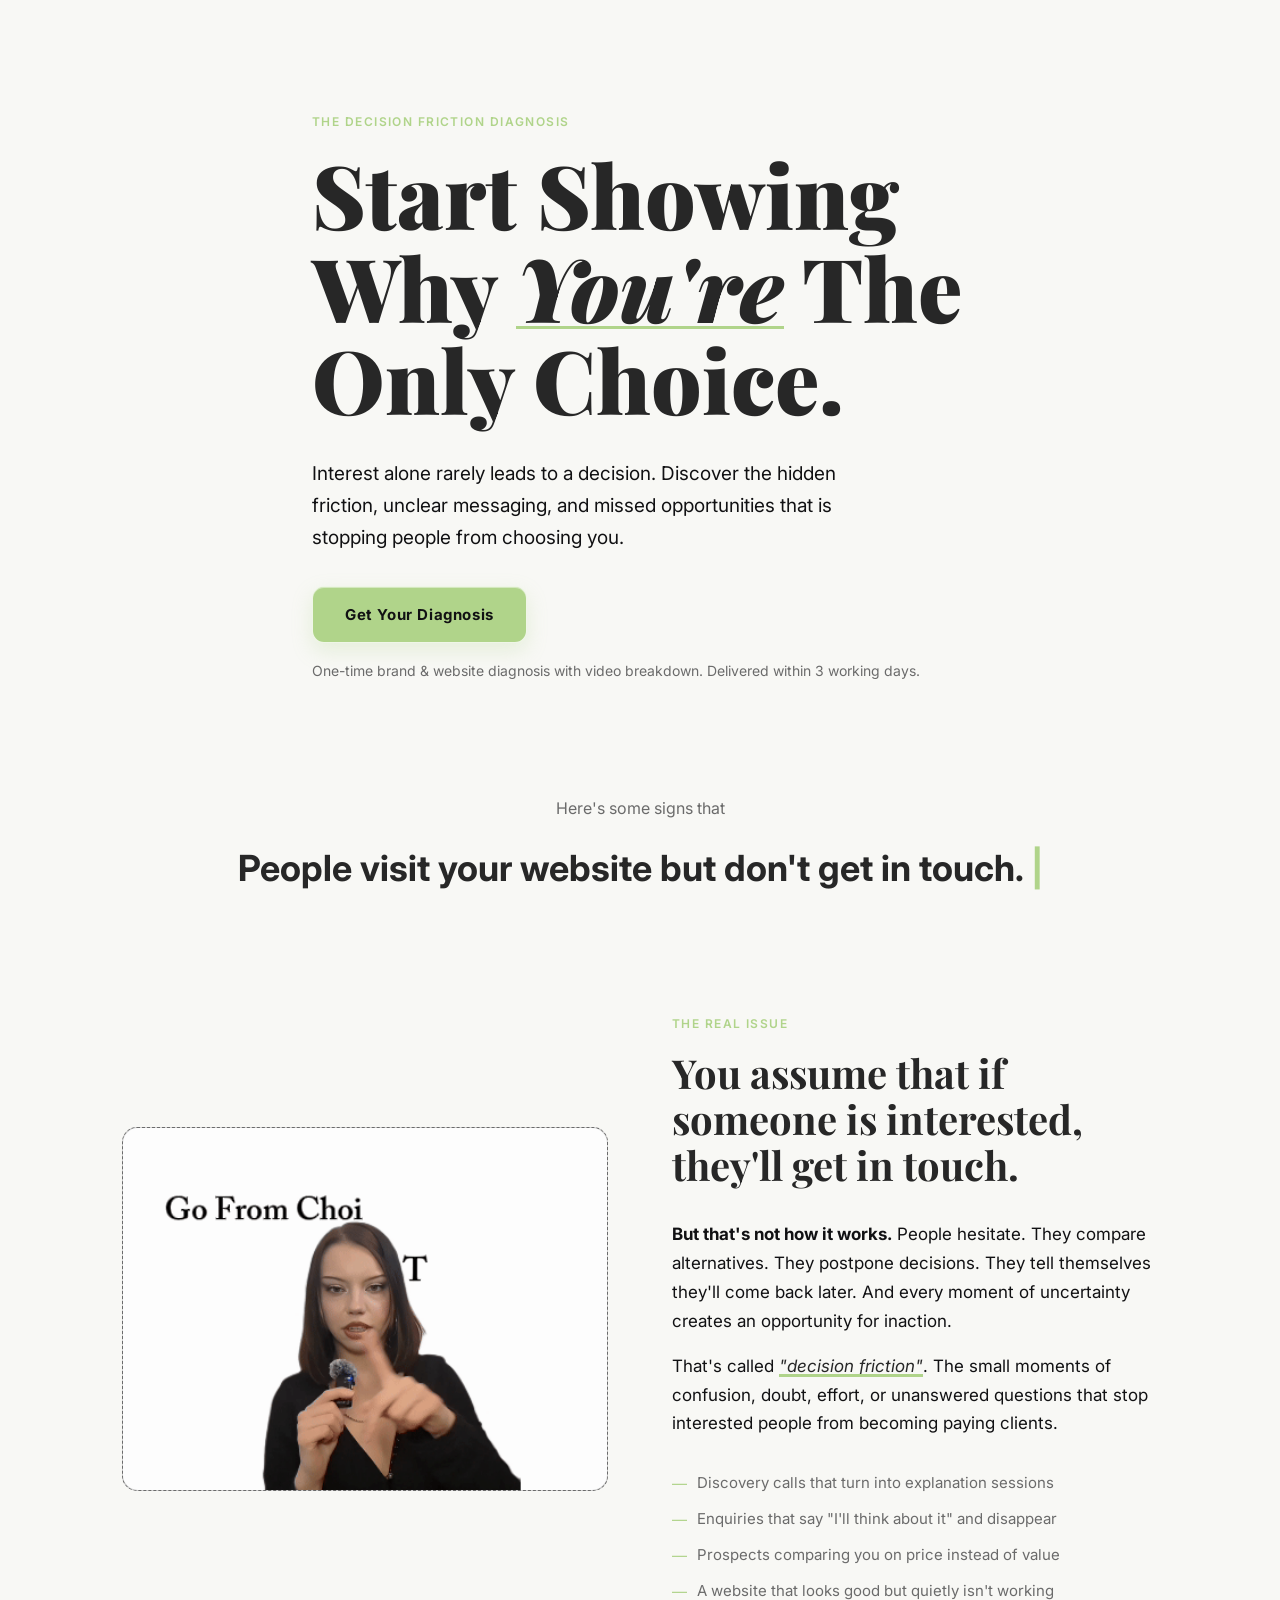
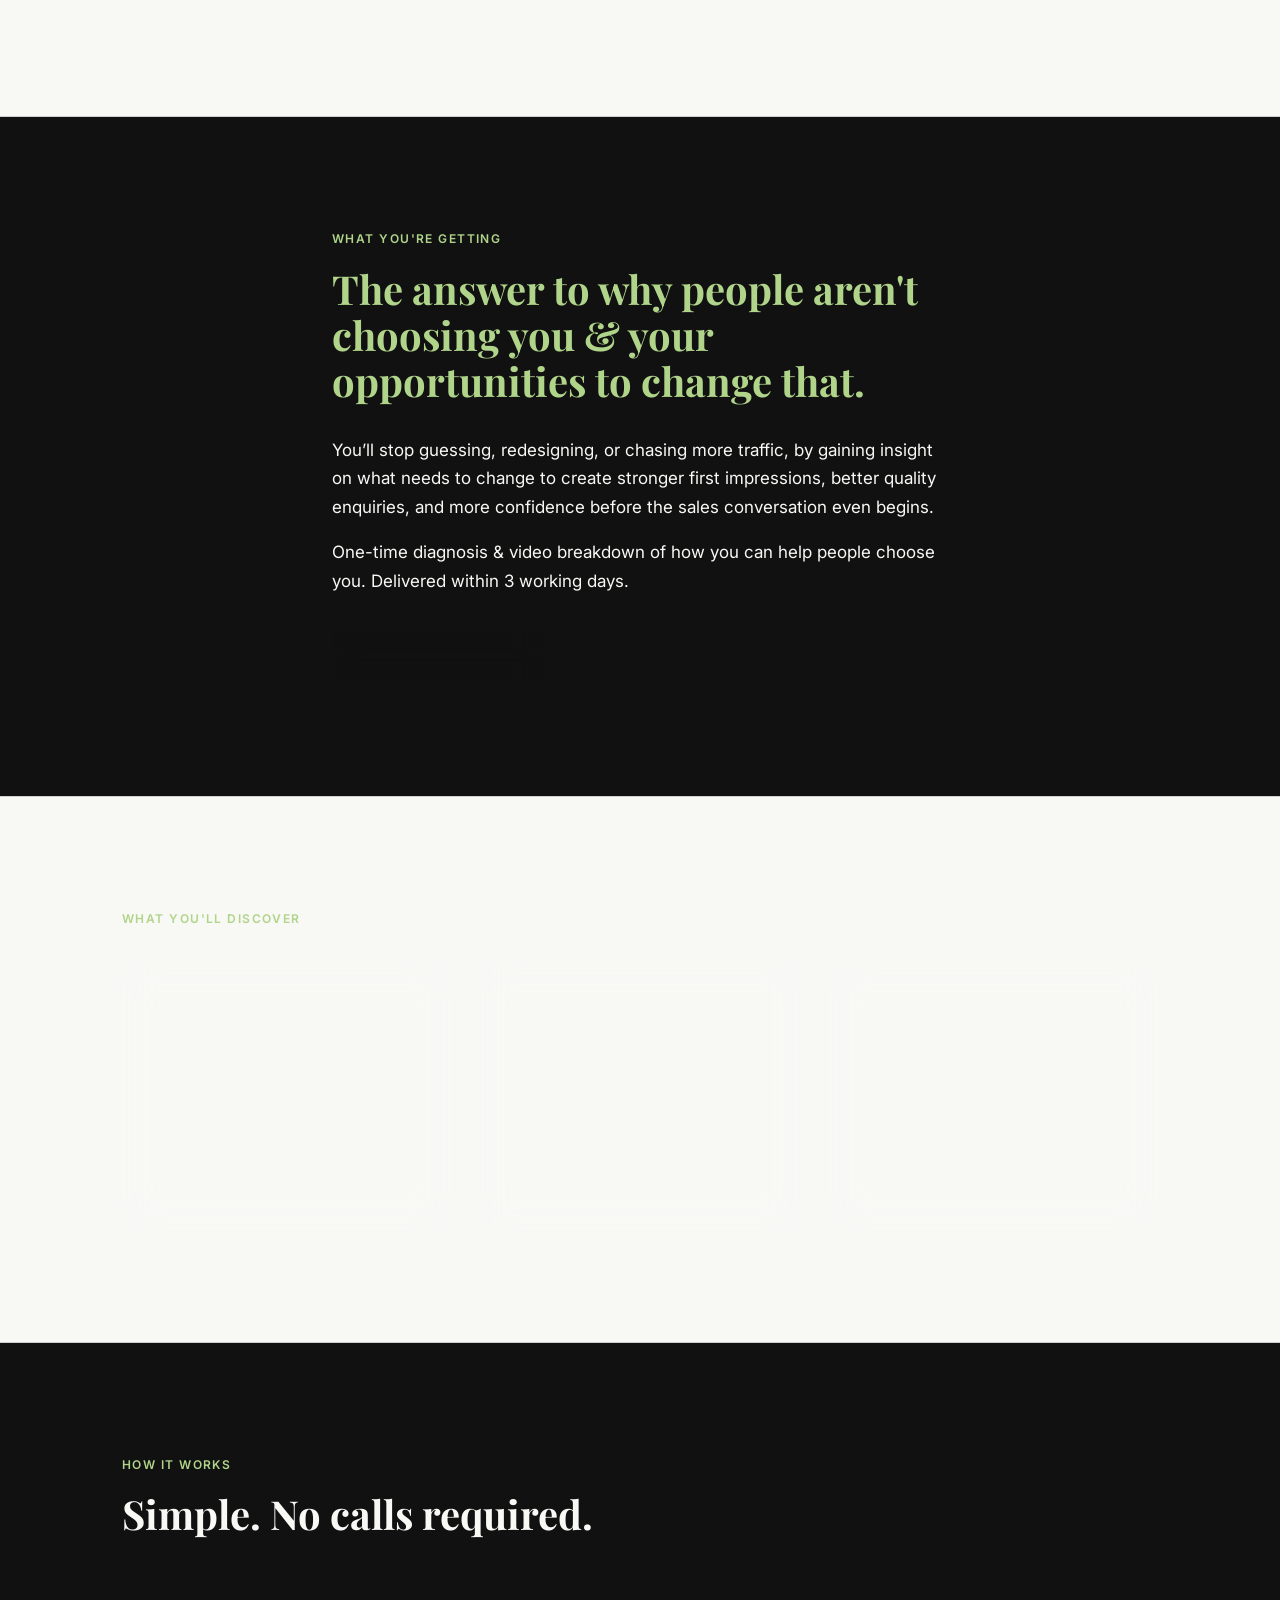
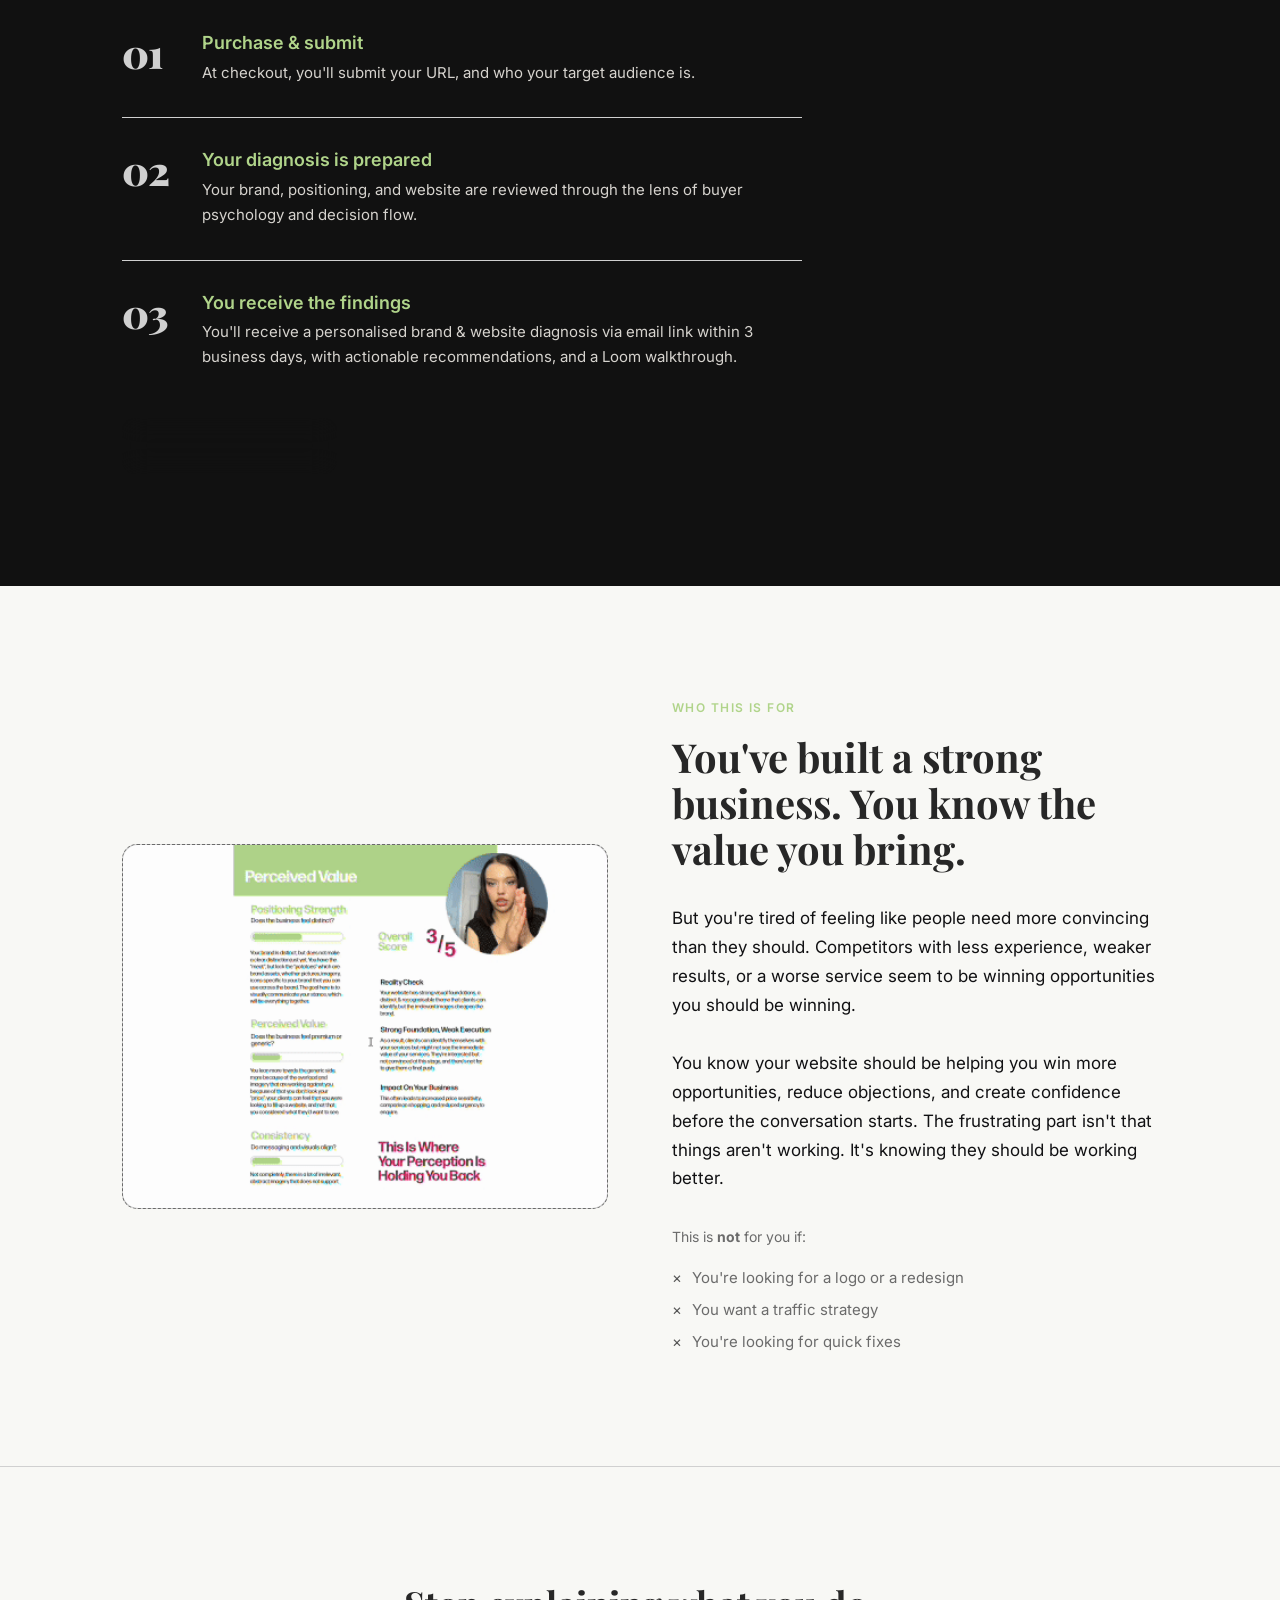
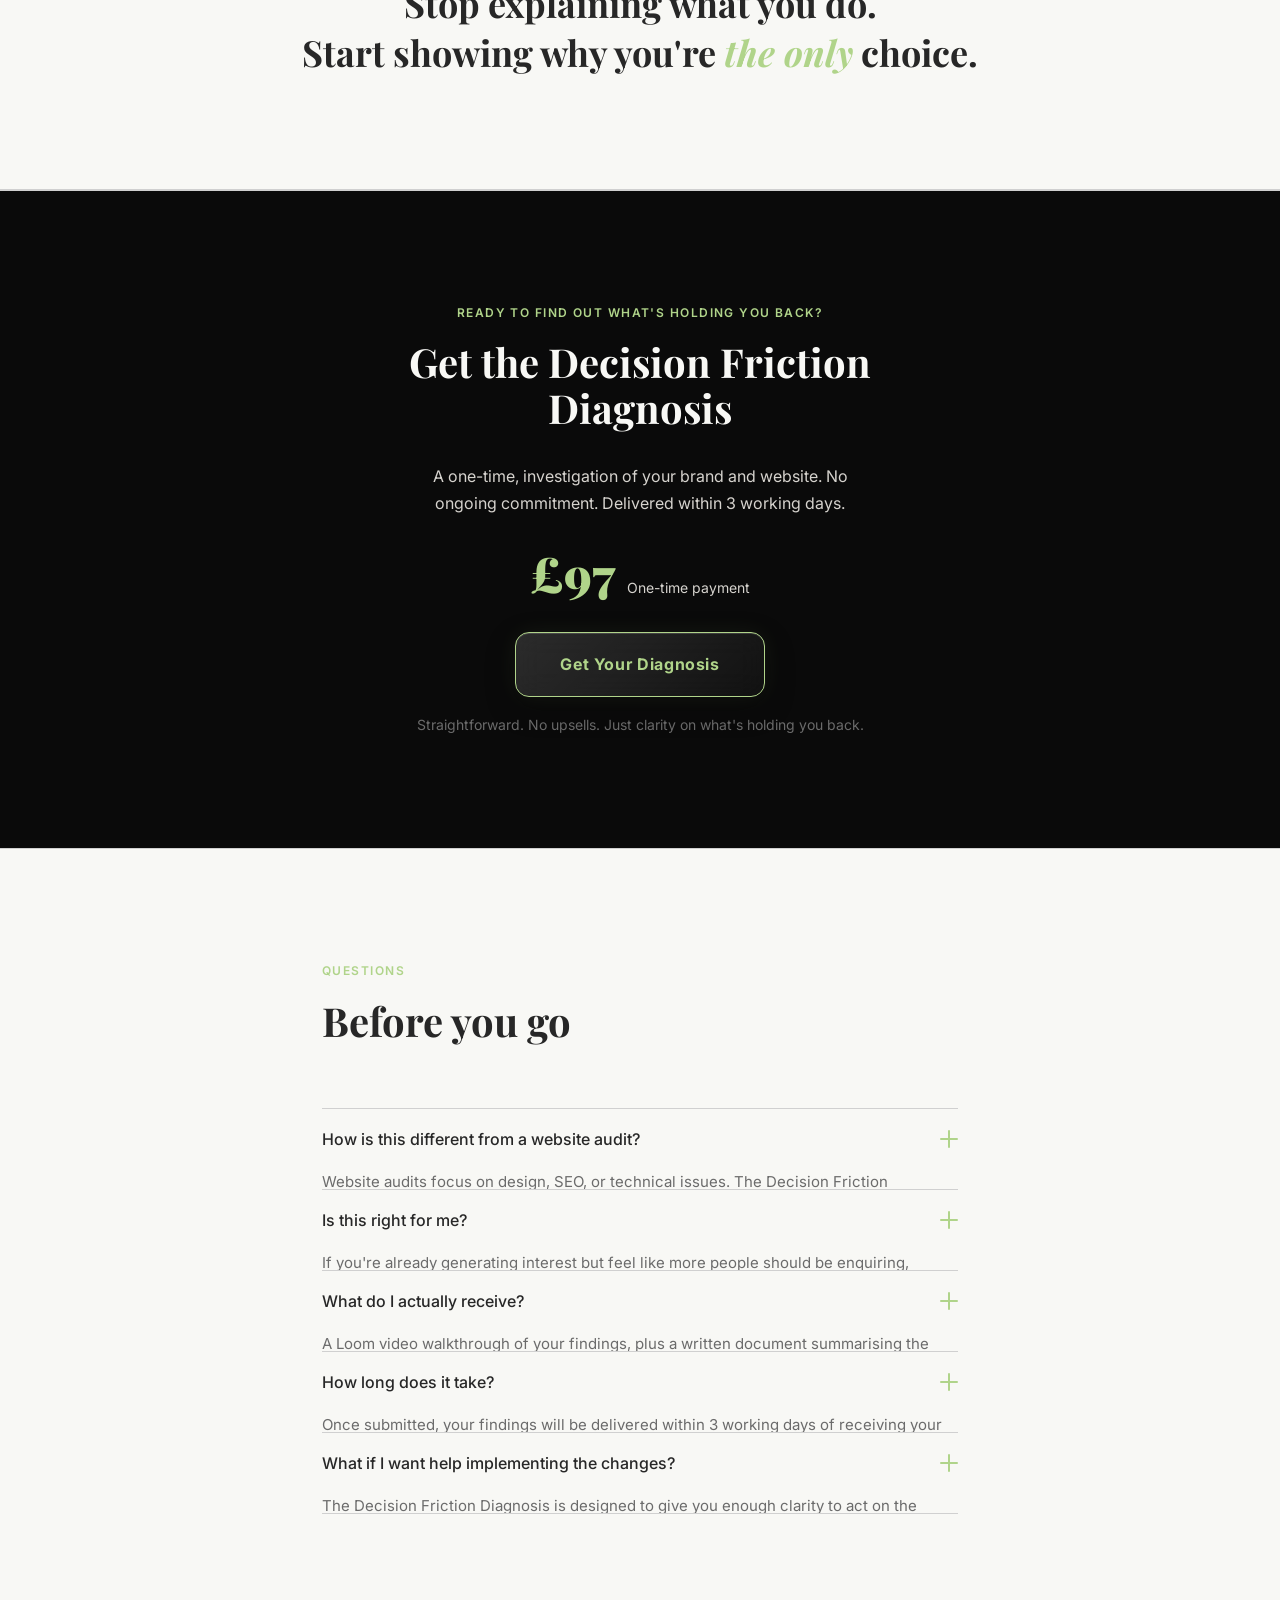
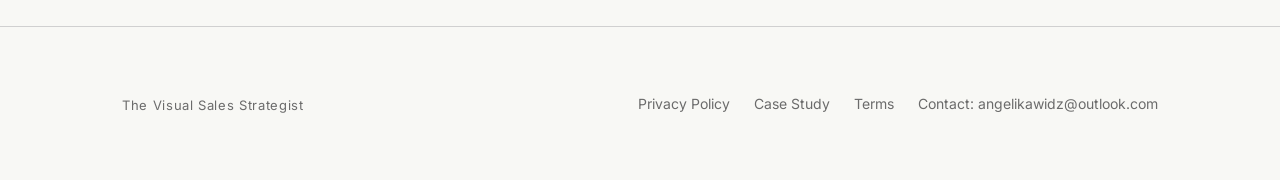
<file: index.html>
<!DOCTYPE html>
<html lang="en">
<head>
  <meta charset="UTF-8" />
  <meta name="viewport" content="width=device-width, initial-scale=1.0" />
  <title>Decision Friction Audit — Become the Easiest Choice</title>
  <link rel="icon" type="image/x-icon" href="tvss favicon-04.png">
  <meta name="description" content="A strategic audit that identifies exactly where your brand and website are creating hesitation — and what to fix first." />
  <link rel="preconnect" href="https://fonts.googleapis.com" />
  <link rel="preconnect" href="https://fonts.gstatic.com" crossorigin />
  <link href="https://fonts.googleapis.com/css2?family=Playfair+Display:wght@700;900&family=Inter:wght@400;500;600&display=swap" rel="stylesheet" />
  <link rel="stylesheet" href="style.css" />
</head>
<body>

  <!-- ─── HERO ──────────────────────────────────────────────── -->
  <section class="hero">
    <div class="container hero__inner">
      <p class="eyebrow">The Decision Friction Diagnosis</p>
      <h1 class="hero__headline">
        Start Showing Why <span class="accent">You're</span> The Only Choice.
      </h1>
      <p class="hero__sub">
        Interest alone rarely leads to a decision.
Discover the hidden friction, unclear messaging, and missed opportunities that is stopping people from choosing you.
      </p>
      <a href="https://buy.stripe.com/dRmaEXaLufKz7OXgvc9MY01" target="_blank" class="btn btn--primary" id="hero__button">Get Your Diagnosis</a>
      <p class="hero__reassurance">One-time brand & website diagnosis with video breakdown. Delivered within 3 working days.</p>
    </div>
  </section>

  

  <!-- ─── PROOF BAR ─────────────────────────────────────────── -->
       <p class="pain-bar__headline">Here's some signs that </p>
   <section class="pain-bar">
  <p class="typing-line">
  <span id="typing"></span>
  <span class="cursor">|</span>
</p>
</section>


  <!-- ─── PROBLEM ───────────────────────────────────────────── -->
  <section class="section problem">
    <div class="container grid-two">
      <div class="problem__image">
        <div class="placeholder-img">
<img src="ctod.gif" alt="Prospect hesitation"/>
        </div>
      </div>
      <div class="problem__copy">
        <p class="section-label">The real issue</p>
        <h2>You assume that if someone is interested, they'll get in touch.</h2>
        <p class="subline">
         <b>But that's not how it works.</b> People hesitate. They compare alternatives. They postpone decisions. They tell themselves they'll come back later. And every moment of uncertainty creates an opportunity for inaction.
        </p>
        <p class="subline">
          That's called <span class="accent">"decision friction"</span>. The small moments of confusion, doubt, effort, or unanswered questions that stop interested people from becoming paying clients.
        </p>
        <ul class="symptom-list">
          <li>Discovery calls that turn into explanation sessions</li>
          <li>Enquiries that say "I'll think about it" and disappear</li>
          <li>Prospects comparing you on price instead of value</li>
          <li>A website that looks good but quietly isn't working</li>
        </ul>
        
      </div>
    </div>
  </section>

  <!-- ─── SOLUTION INTRO ────────────────────────────────────── -->
  <section class="section solution">
    <div class="container solution__inner">
      <p class="section-label">What you're getting</p>
      <h2>The answer to why people aren't choosing you & your opportunities to change that.</h2>
      <p class="solution__lead">
        You’ll stop guessing, redesigning, or chasing more traffic, by gaining insight on what needs to change to create stronger first impressions, better quality enquiries, and more confidence before the sales conversation even begins.
      </p>
      <p class="solution__lead">  One-time diagnosis & video breakdown of how you can help people choose you. Delivered within 3 working days.</p>
       <a href="https://buy.stripe.com/dRmaEXaLufKz7OXgvc9MY01" target="_blank" class="btn btn--primary">Get Your Diagnosis</a>
    </div>
  </section>

  <!-- ─── WHAT'S INCLUDED ───────────────────────────────────── -->
  <section class="section deliverables">
    <div class="container">
      <p class="section-label">What You'll Discover</p>
      <div class="deliverables__grid">

        <div class="deliverable-card">
          <div class="deliverable-card__icon">
            <svg width="28" height="28" viewBox="0 0 28 28" fill="none" aria-hidden="true">
              <rect x="3" y="3" width="22" height="22" rx="2" stroke="currentColor" stroke-width="1.8"/>
              <path d="M8 14h12M8 9h8M8 19h5" stroke="currentColor" stroke-width="1.8" stroke-linecap="round"/>
            </svg>
          </div>
          <h3>See Your Business Through A Buyer's Eyes</h3>
          <p>Discover where communication, perceived value, and decision friction are making it harder for prospects to choose you.</p>
        </div>

        <div class="deliverable-card">
          <div class="deliverable-card__icon">
            <svg width="28" height="28" viewBox="0 0 28 28" fill="none" aria-hidden="true">
              <circle cx="14" cy="14" r="10" stroke="currentColor" stroke-width="1.8"/>
              <path d="M14 9v5l3 3" stroke="currentColor" stroke-width="1.8" stroke-linecap="round" stroke-linejoin="round"/>
            </svg>
          </div>
          <h3>Turn Interest Into Action</h3>
          <p>Find out what you should be doing to take your website from a passive brochure into a decision-making tool.</p>
        </div>

        <div class="deliverable-card">
          <div class="deliverable-card__icon">
            <svg width="28" height="28" viewBox="0 0 28 28" fill="none" aria-hidden="true">
              <path d="M5 20L12 10l5 6 3-4 3 8" stroke="currentColor" stroke-width="1.8" stroke-linecap="round" stroke-linejoin="round"/>
            </svg>
          </div>
          <h3>See What Your Competitors Can't</h3>
          <p>Become the business that is chosen, not just considered, by understanding what to do with the interest you generate.</p>
        </div>

 

      </div>
    </div>
  </section>

  <!-- ─── HOW IT WORKS ──────────────────────────────────────── -->
  <section class="section how-it-works">
    <div class="container">
      <p class="section-label">How it works</p>
      <h2>Simple. No calls required.</h2>
      <div class="steps">
        <div class="step">
          <span class="step__num">01</span>
          <div>
            <h3>Purchase &amp; submit</h3>
            <p>At checkout, you'll submit your URL, and who your target audience is.</p>
          </div>
        </div>
        <div class="step">
          <span class="step__num">02</span>
          <div>
            <h3>Your diagnosis is prepared</h3>
            <p>Your brand, positioning, and website are reviewed through the lens of buyer psychology and decision flow.</p>
          </div>
        </div>
        <div class="step">
          <span class="step__num">03</span>
          <div>
            <h3>You receive the findings</h3>
            <p>You'll receive a personalised brand & website diagnosis via email link within 3 business days, with actionable recommendations, and a Loom walkthrough.</p>
          </div>
        </div>
      </div>
       <a href="https://buy.stripe.com/dRmaEXaLufKz7OXgvc9MY01" target="_blank" class="btn btn--primary">Get Your Diagnosis</a>
    </div>
  </section>

  <!-- ─── FOR WHO ───────────────────────────────────────────── -->
  <section class="section for-who">
    <div class="container grid-two grid-two--reversed">
      <div class="for-who__copy">
        <p class="section-label">Who this is for</p>
        <h2>You've built a strong business. You know the value you bring.</h2>
        <p class="subline">
          But you're tired of feeling like people need more convincing than they should. Competitors with less experience, weaker results, or a worse service seem to be winning opportunities you should be winning. 
          
          <br><br>You know your website should be helping you win more opportunities, reduce objections, and create confidence before the conversation starts.

The frustrating part isn't that things aren't working.

It's knowing they should be working better.
        </p>
        <p class="for-who__not-label">This is <strong>not</strong> for you if:</p>
        <ul class="not-list">
          <li>You're looking for a logo or a redesign</li>
          <li>You want a traffic strategy</li>
          <li>You're looking for quick fixes</li>
        </ul>
      </div>
      <div class="for-who__image">
        <div class="placeholder-img">
          <img src="website vid(1).gif" alt="Prospect hesitation"/>

        </div>
      </div>
    </div>
  </section>

  <!-- ─── BELIEF BLOCK ──────────────────────────────────────── -->
  <section class="belief">
    <div class="container">
      <blockquote class="belief__quote">
        Stop explaining what you do.<br />
        Start showing why you're <em> the only </em> choice.
      </blockquote>
    </div>
  </section>

  <!-- ─── CTA ───────────────────────────────────────────────── -->
  <section class="section cta-section" id="get-audit">
    <div class="container cta-section__inner">
      <p class="section-label">Ready to find out what's holding you back?</p>
      <h2>Get the Decision Friction Diagnosis</h2>
      <p class="cta-section__detail">
        A one-time, investigation of your brand and website. No ongoing commitment. Delivered within 3 working days.
      </p>
      <div class="cta-section__price">
        <span class="price-amount">£97</span>
        <span class="price-note">One-time payment</span>
      </div>
      <a href="https://buy.stripe.com/dRmaEXaLufKz7OXgvc9MY01" target="_blank" class="btn btn--primary btn--large">Get Your Diagnosis</a>
      <p class="cta-section__reassurance">Straightforward. No upsells. Just clarity on what's holding you back.</p>
    </div>
  </section>

  <!-- ─── FAQ ───────────────────────────────────────────────── -->
  <section class="section faq">
    <div class="container faq__inner">
      <p class="section-label">Questions</p>
      <h2>Before you go</h2>
      <div class="faq__list">

        <div class="faq__item">
          <button class="faq__question" aria-expanded="false">
            How is this different from a website audit?
            <span class="faq__icon" aria-hidden="true"></span>
          </button>
          <div class="faq__answer">
            <p>Website audits focus on design, SEO, or technical issues. The Decision Friction Diagnosis focuses on why prospects hesitate, delay, or leave without taking action by uncovering where decisions become hard.</p>
          </div>
        </div>

        <div class="faq__item">
          <button class="faq__question" aria-expanded="false">
            Is this right for me?
            <span class="faq__icon" aria-hidden="true"></span>
          </button>
          <div class="faq__answer">
            <p>If you're already generating interest but feel like more people should be enquiring, converting, or choosing your business, then yes.</p>
          </div>
        </div>

        <div class="faq__item">
          <button class="faq__question" aria-expanded="false">
            What do I actually receive?
            <span class="faq__icon" aria-hidden="true"></span>
          </button>
          <div class="faq__answer">
            <p>A Loom video walkthrough of your findings, plus a written document summarising the findings along with fixes you can implement. You get both so the insights are clear and you have something to refer back to when implementing.</p>
          </div>
        </div>

        <div class="faq__item">
          <button class="faq__question" aria-expanded="false">
            How long does it take?
            <span class="faq__icon" aria-hidden="true"></span>
          </button>
          <div class="faq__answer">
            <p>Once submitted, your findings will be delivered within 3 working days of receiving your completed brief. You'll be notified as soon as it's ready.</p>
          </div>
        </div>

        <div class="faq__item">
          <button class="faq__question" aria-expanded="false">
            What if I want help implementing the changes?
            <span class="faq__icon" aria-hidden="true"></span>
          </button>
          <div class="faq__answer">
            <p>The Decision Friction Diagnosis is designed to give you enough clarity to act on the findings yourself. If after reviewing it you'd like hands-on support, that's a conversation we can have at that point.</p>
          </div>
        </div>

      </div>
    </div>
  </section>

  <!-- ─── FOOTER ────────────────────────────────────────────── -->
  <footer class="footer">
    <div class="container footer__inner">
      <!-- <p class="footer__brand">[Your Name / Brand]</p> -->
      <p class="footer__tagline">The Visual Sales Strategist</p>
      <nav class="footer__links" aria-label="Footer navigation">
        <a href="privacy policy.html">Privacy Policy</a>
        <a href="portfolio.html">Case Study</a>
        <a href="t&c.html">Terms</a>
        <a href="mailto:angelikawidz@outlook.com">Contact: angelikawidz@outlook.com</a>
      </nav>
    </div>
  </footer>

  <script src="script.js"></script>
</body>
</html>
</file>
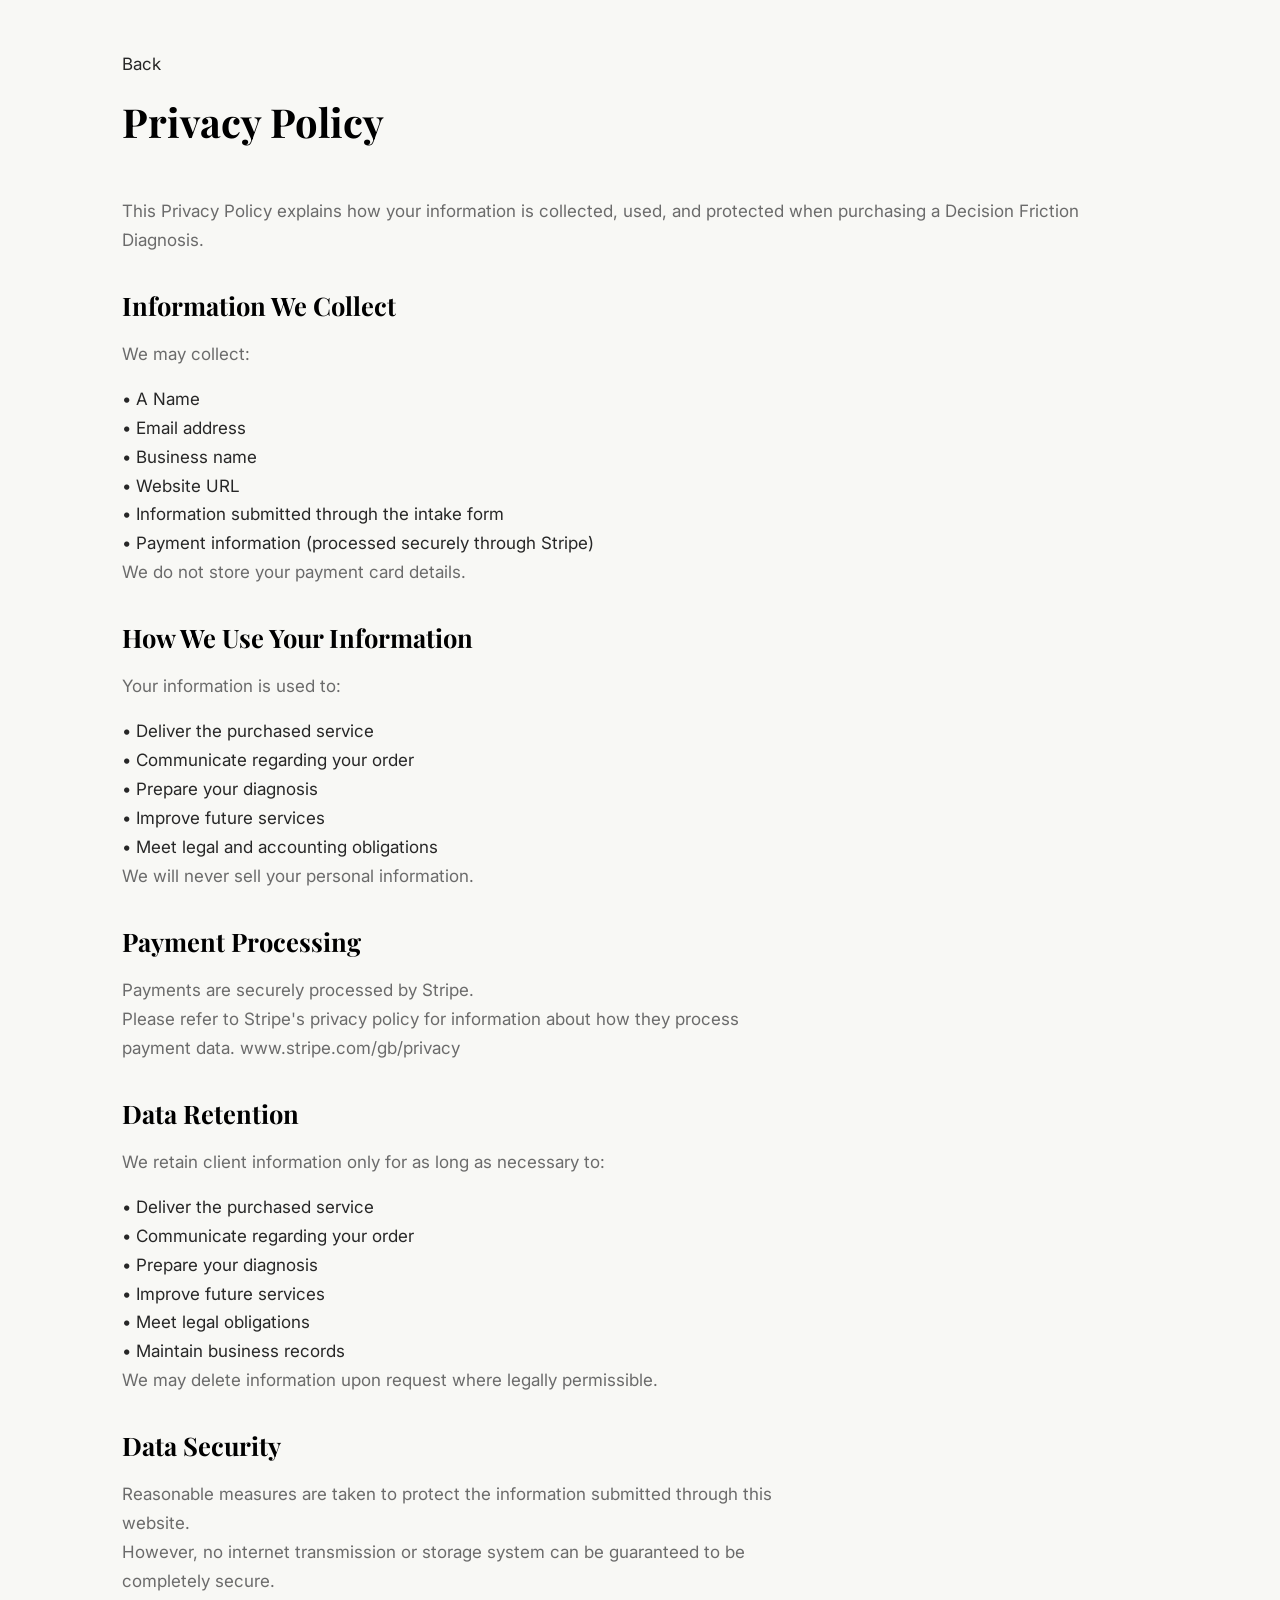
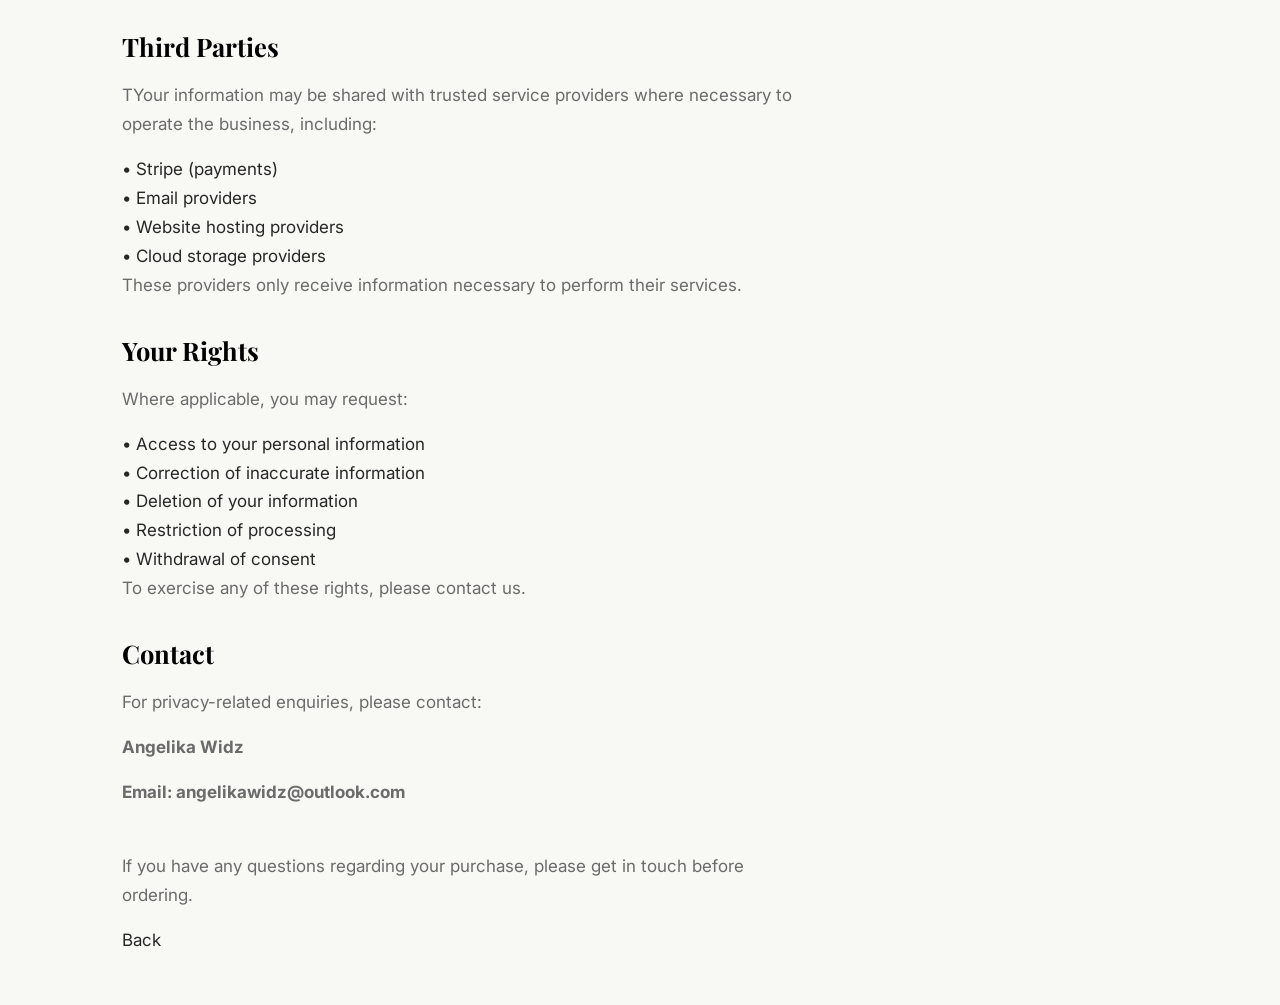
<file: privacy policy.html>
<!DOCTYPE html>
<html lang="en">
<head>
  <meta charset="UTF-8" />
  <meta name="viewport" content="width=device-width, initial-scale=1.0" />
  <title>Privacy Policy</title>
  <meta name="description" content="A strategic audit that identifies exactly where your brand and website are creating hesitation — and what to fix first." />
  <link rel="preconnect" href="https://fonts.googleapis.com" />
  <link rel="preconnect" href="https://fonts.gstatic.com" crossorigin />
  <link href="https://fonts.googleapis.com/css2?family=Playfair+Display:wght@700;900&family=Inter:wght@400;500;600&display=swap" rel="stylesheet" />
  <link rel="stylesheet" href="style.css" />
</head> 
<body style="margin: 50px;">
  <header class="header">
    <div class="container header__container">
      <a href="/" class="header__logo">Back</a>
      <nav class="header__nav">
        <ul class="header__nav-list">
        </ul>
      </nav>
    </div>
  </header>

  <main>
    <section class="terms">
      <div class="container">
        <h2 style="padding: 20px 0px; color: black;">Privacy Policy</h2>
        <p>
          This Privacy Policy explains how your information is collected, used, and protected when purchasing a Decision Friction Diagnosis.
        </p>
<ul class="solution__inner">
  
  <h1 style="padding: 20px 0px; color: black;">Information We Collect</h1>
<p>We may collect:</p>
<ul>
  <li>• A Name </li>
  <li>• Email address</li>
  <li>• Business name</li>
    <li>• Website URL</li>
  <li>• Information submitted through the intake form</li>
  <li>• Payment information (processed securely through Stripe)</li>
</ul>
<p>We do not store your payment card details.</p>
  
<h1 style="padding: 20px 0px; color: black;">How We Use Your Information</h1>
<p>Your information is used to:</p>
<ul>
  <li>• Deliver the purchased service</li>
  <li>• Communicate regarding your order</li>
  <li>• Prepare your diagnosis</li>
  <li>• Improve future services</li>
  <li>• Meet legal and accounting obligations</li>
</ul>
<p>We will never sell your personal information.</p>


  <h1 style="padding: 20px 0px; color: black;">Payment Processing</h1>
  <p>Payments are securely processed by Stripe.
<br>
Please refer to Stripe's privacy policy for information about how they process payment data. <a href="https://stripe.com/gb/privacy" target="_blank">www.stripe.com/gb/privacy</a></p>

    <h1 style="padding: 20px 0px; color: black;">Data Retention</h1>
  <p>We retain client information only for as long as necessary to:</p>
  <ul>
    <li>• Deliver the purchased service</li>
    <li>• Communicate regarding your order</li>
    <li>• Prepare your diagnosis</li>
    <li>• Improve future services</li>
    <li>• Meet legal obligations</li>
    <li>• Maintain business records</li>
  </ul>
  <p>We may delete information upon request where legally permissible.</p>

    <h1 style="padding: 20px 0px; color: black;">Data Security</h1>
  <p>Reasonable measures are taken to protect the information submitted through this website.
<br>
However, no internet transmission or storage system can be guaranteed to be completely secure.</p>

    <h1 style="padding: 20px 0px; color: black;">Third Parties</h1>
  <p>TYour information may be shared with trusted service providers where necessary to operate the business, including:</p>
  <ul>
    <li>• Stripe (payments)</li>
    <li>• Email providers</li>
    <li>• Website hosting providers</li>
    <li>• Cloud storage providers</li>
  </ul>
  <p>These providers only receive information necessary to perform their services.</p>

    <h1 style="padding: 20px 0px; color: black;">Your Rights</h1>
  <p>Where applicable, you may request:</p>
  <ul>
    <li>• Access to your personal information</li>
    <li>• Correction of inaccurate information</li>
    <li>• Deletion of your information</li>
    <li>• Restriction of processing</li>
    <li>• Withdrawal of consent</li>
  </ul>
  <p>To exercise any of these rights, please contact us.</p>


<h1 style="padding: 20px 0px; color: black;">Contact</h1>
  <p>For privacy-related enquiries, please contact:</p>
  <p style="font-weight: bold;">Angelika Widz</p>
  <p style="font-weight: bold;"><a href="mailto:angelikawidz@outlook.com">Email: angelikawidz@outlook.com</a></p>

<br>  <p>If you have any questions regarding your purchase, please get in touch before ordering.</p>
        <a href="/" class="header__logo">Back</a>
</body>
</file>
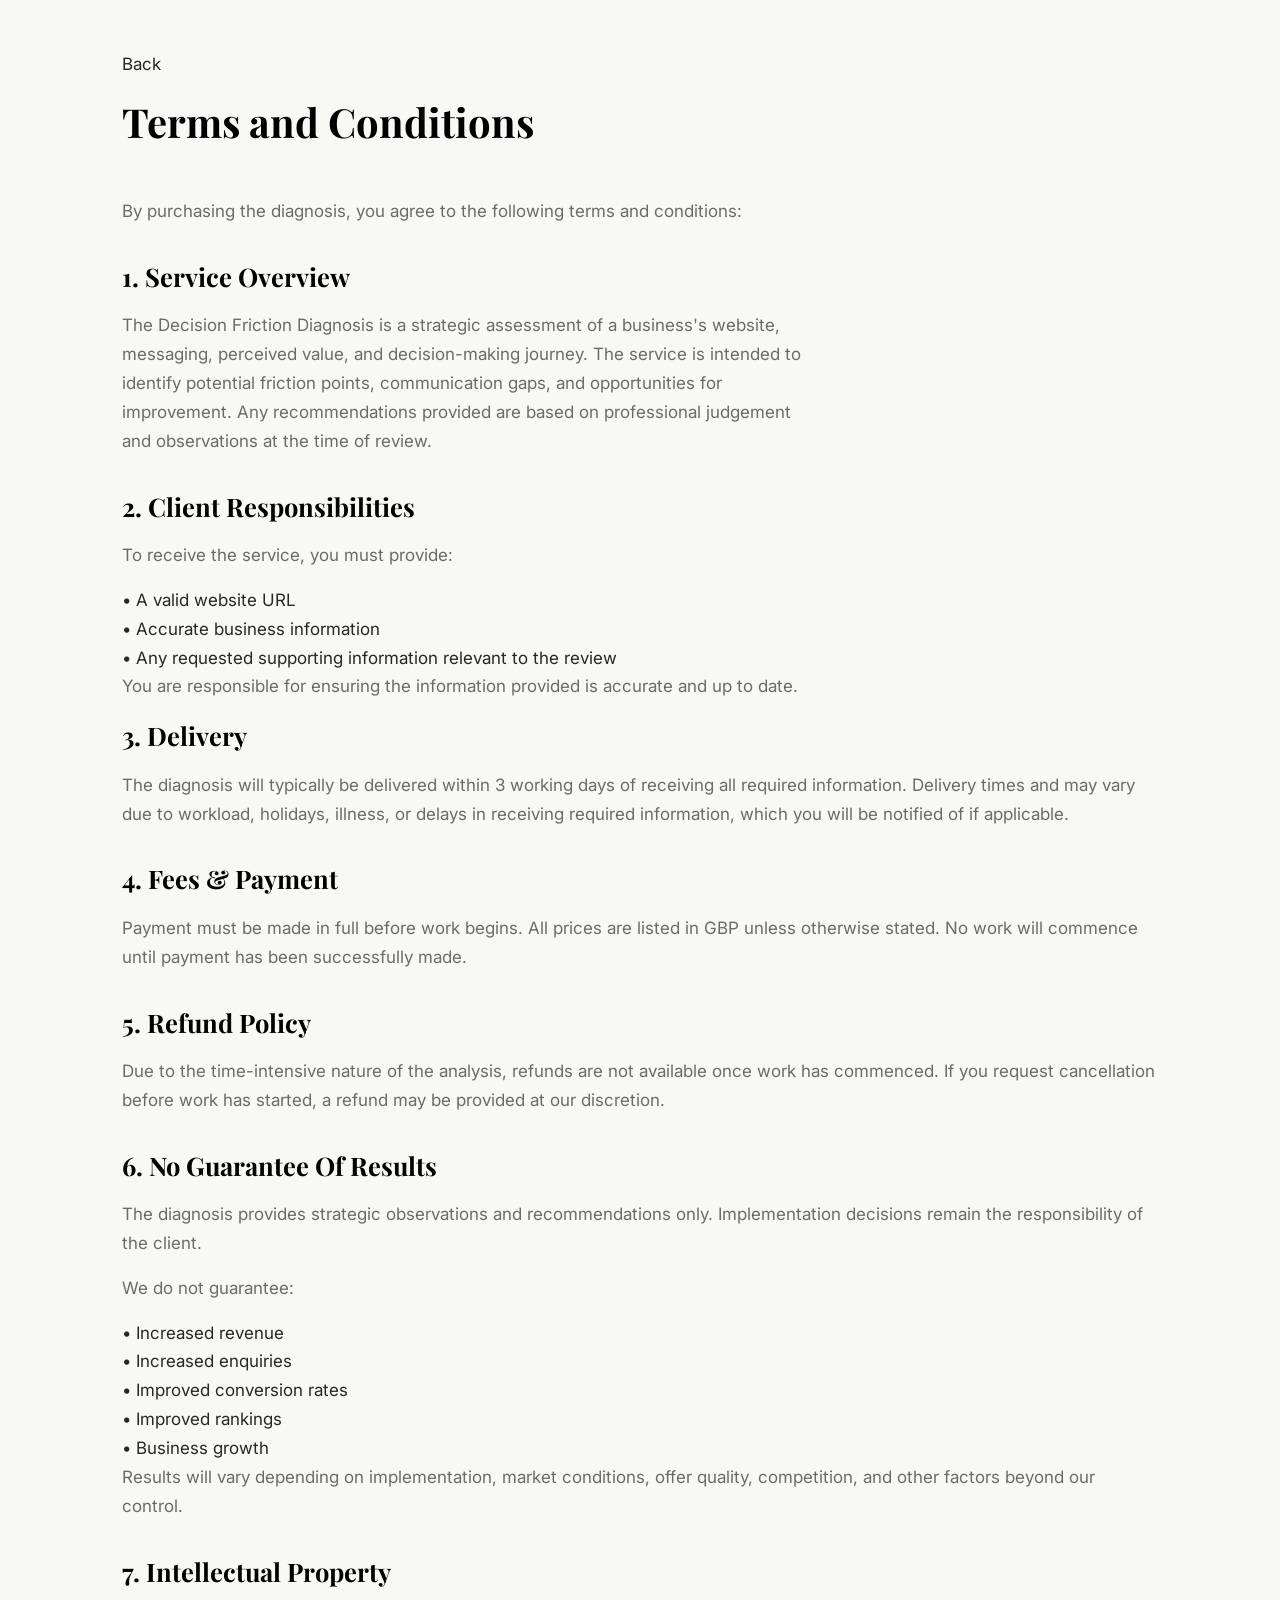
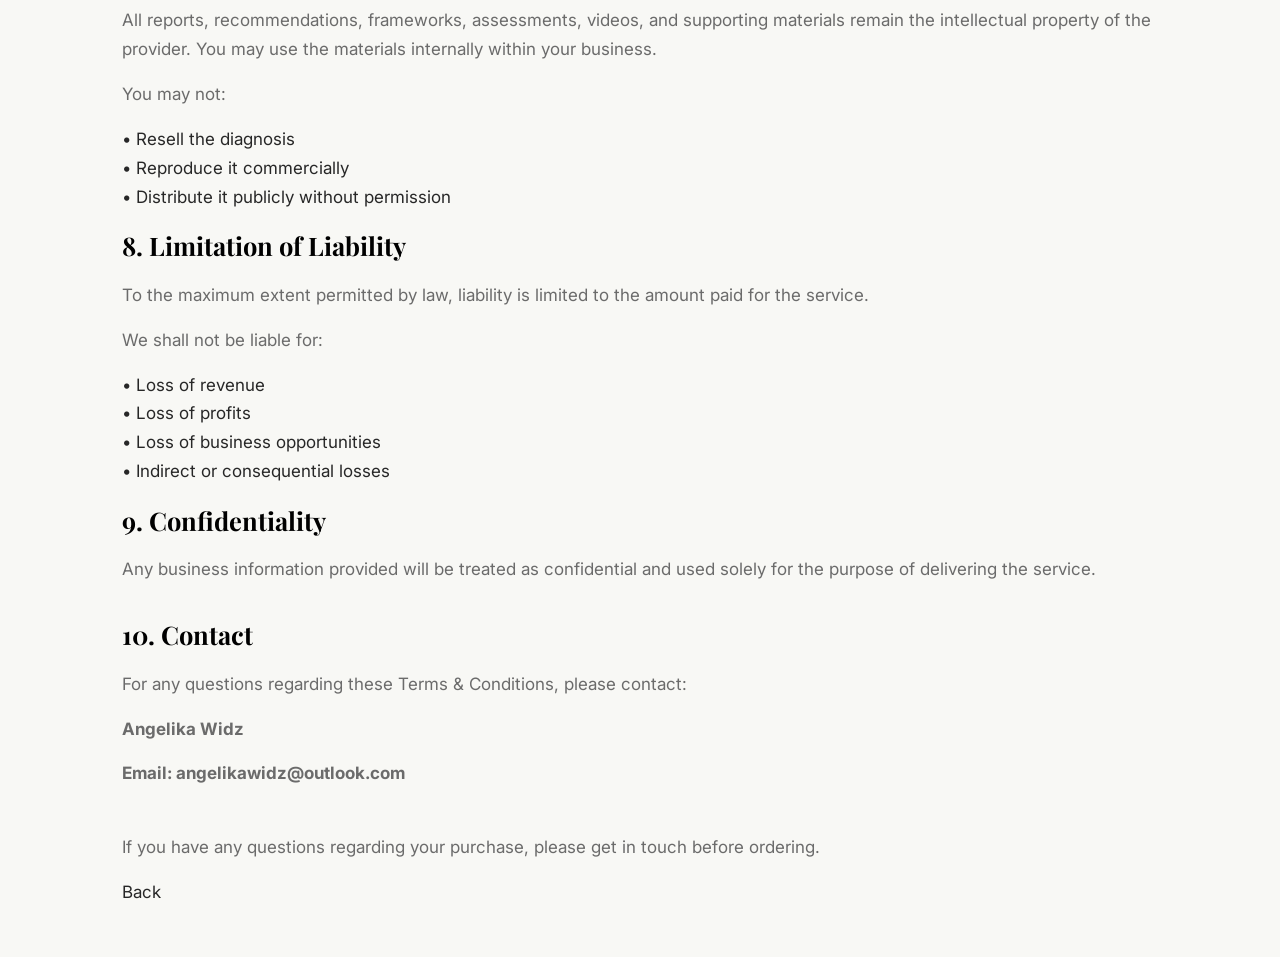
<file: t&c.html>
<!DOCTYPE html>
<html lang="en">
<head>
  <meta charset="UTF-8" />
  <meta name="viewport" content="width=device-width, initial-scale=1.0" />
  <title>Terms and Conditions</title>
  <meta name="description" content="A strategic audit that identifies exactly where your brand and website are creating hesitation — and what to fix first." />
  <link rel="preconnect" href="https://fonts.googleapis.com" />
  <link rel="preconnect" href="https://fonts.gstatic.com" crossorigin />
  <link href="https://fonts.googleapis.com/css2?family=Playfair+Display:wght@700;900&family=Inter:wght@400;500;600&display=swap" rel="stylesheet" />
  <link rel="stylesheet" href="style.css" />
</head> 
<body style="margin: 50px;">
  <header class="header">
    <div class="container header__container">
      <a href="/" class="header__logo">Back</a>
      <nav class="header__nav">
        <ul class="header__nav-list">
        </ul>
      </nav>
    </div>
  </header>

  <main>
    <section class="terms">
      <div class="container">
        <h2 style="padding: 20px 0px; color: black;">Terms and Conditions</h2>
        <p>
          By purchasing the diagnosis, you agree to the following terms and conditions:
        </p>
<ul class="solution__inner">
  
  <h1 style="padding: 20px 0px; color: black;">1. Service Overview</h1>
<p>The Decision Friction Diagnosis is a strategic assessment of a business's website, messaging, perceived value, and decision-making journey. The service is intended to identify potential friction points, communication gaps, and opportunities for improvement. Any recommendations provided are based on professional judgement and observations at the time of review.</p>
  
<h1 style="padding: 20px 0px; color: black;">2. Client Responsibilities</h1>
<p>To receive the service, you must provide:</p>
<ul>
  <li>• A valid website URL</li>
  <li>• Accurate business information</li>
  <li>• Any requested supporting information relevant to the review</li>
</ul>
<p>You are responsible for ensuring the information provided is accurate and up to date.</p>
  </ul>

  <h1 style="padding: 20px 0px; color: black;">3. Delivery</h1>
  <p>The diagnosis will typically be delivered within 3 working days of receiving all required information. Delivery times and may vary due to workload, holidays, illness, or delays in receiving required information, which you will be notified of if applicable.</p>

    <h1 style="padding: 20px 0px; color: black;">4. Fees & Payment</h1>
  <p>Payment must be made in full before work begins. All prices are listed in GBP unless otherwise stated. No work will commence until payment has been successfully made.</p>

    <h1 style="padding: 20px 0px; color: black;">5. Refund Policy</h1>
  <p>Due to the time-intensive nature of the analysis, refunds are not available once work has commenced. If you request cancellation before work has started, a refund may be provided at our discretion.</p>

    <h1 style="padding: 20px 0px; color: black;">6. No Guarantee Of Results</h1>
  <p>The diagnosis provides strategic observations and recommendations only. Implementation decisions remain the responsibility of the client.</p>
  <p>We do not guarantee:</p>
  <ul>
    <li>• Increased revenue</li>
    <li>• Increased enquiries</li>
    <li>• Improved conversion rates</li>
    <li>• Improved rankings</li>
    <li>• Business growth</li>
  </ul>
  <p>Results will vary depending on implementation, market conditions, offer quality, competition, and other factors beyond our control.</p>

    <h1 style="padding: 20px 0px; color: black;">7. Intellectual Property</h1>
  <p>All reports, recommendations, frameworks, assessments, videos, and supporting materials remain the intellectual property of the provider.

You may use the materials internally within your business.</p>
  <p>You may not:</p>
  <ul>
    <li>• Resell the diagnosis</li>
    <li>• Reproduce it commercially</li>
    <li>• Distribute it publicly without permission</li>
  </ul>

   <h1 style="padding: 20px 0px; color: black;">8. Limitation of Liability</h1>
  <p>To the maximum extent permitted by law, liability is limited to the amount paid for the service.</p>
  <p>We shall not be liable for:</p>
  <ul>
    <li>• Loss of revenue</li>
    <li>• Loss of profits</li>
    <li>• Loss of business opportunities</li>
    <li>• Indirect or consequential losses</li>
  </ul>

<h1 style="padding: 20px 0px; color: black;">9. Confidentiality</h1>
  <p>Any business information provided will be treated as confidential and used solely for the purpose of delivering the service.</p>

<h1 style="padding: 20px 0px; color: black;">10. Contact</h1>
  <p>For any questions regarding these Terms & Conditions, please contact:</p>
  <p style="font-weight: bold;">Angelika Widz</p>
  <p style="font-weight: bold;"><a href="mailto:angelikawidz@outlook.com">Email: angelikawidz@outlook.com</a></p>

<br>  <p>If you have any questions regarding your purchase, please get in touch before ordering.</p>
        <a href="/" class="header__logo">Back</a>
</body>
</file>
<file: style.css>
/* ─────────────────────────────────────────────────
   TOKENS
───────────────────────────────────────────────── */
:root {
  --white:        #F8F8F5;
  --dark-grey:   #272727;
  --green:        #b0d48a;
  --green-muted: #8fc96d;
  --grey-mid:    #6B6B6B;
  --grey-light:  #D6D3CE;
  --grey-rule:   #d0d0d0;
  --ink:         #111113;

  --font-display: 'Playfair Display', Georgia, serif;
  --font-body:    'Inter', system-ui, sans-serif;

  --space-xs:  0.5rem;
  --space-sm:  1rem;
  --space-md:  2rem;
  --space-lg:  4rem;
  --space-xl:  7rem;

  --radius:    15px;
  --max-width: 1100px;
}

/* ─────────────────────────────────────────────────
   RESET & BASE
───────────────────────────────────────────────── */
*, *::before, *::after {
  box-sizing: border-box;
  margin: 0;
  padding: 0;
}

html {
  scroll-behavior: smooth;
}

body {
  background-color: var(--white);
  color: var(--dark-grey);
  font-family: var(--font-body);
  font-size: 1.0625rem;
  line-height: 1.7;
  -webkit-font-smoothing: antialiased;
}

img {
  display: block;
  max-width: 100%;
}

a {
  color: inherit;
  text-decoration: none;
}

ul {
  list-style: none;
}

/* ─────────────────────────────────────────────────
   LAYOUT
───────────────────────────────────────────────── */
.container {
  max-width: var(--max-width);
  margin-inline: auto;
  padding-inline: var(--space-md);
}

.section {
  padding-block: var(--space-xl);
}

.grid-two {
  display: grid;
  grid-template-columns: 1fr 1fr;
  gap: var(--space-lg);
  align-items: center;
}

.grid-two--reversed {
  direction: rtl;
}
.grid-two--reversed > * {
  direction: ltr;
}

/* ─────────────────────────────────────────────────
   TYPOGRAPHY
───────────────────────────────────────────────── */
h1, h2, h3 {
  font-family: var(--font-display);
  font-weight: 700;
  line-height: 1.15;
}

h2 {
  font-size: clamp(1.75rem, 3.5vw, 2.5rem);
  margin-bottom: var(--space-md);
  color: var(--white);
}

h3 {
  font-size: 1.125rem;
  margin-bottom: 0.5rem;
  
}

p {
  color: var(--grey-mid);
  margin-bottom: var(--space-sm);
}

p:last-child {
  margin-bottom: 0;
}

.eyebrow,
.section-label {
  font-family: var(--font-body);
  font-size: 0.75rem;
  font-weight: 600;
  letter-spacing: 0.12em;
  text-transform: uppercase;
  color: var(--green);
  margin-bottom: var(--space-sm);
}

.accent {
  position: relative;
  display: inline-block;
  font-style: italic;
  color: var(--dark-grey);
}

.accent::after {
  content: '';
  position: absolute;
  bottom: 4px;
  left: 0;
  right: 0;
  height: 3px;
  background: var(--green);
}

/* ─────────────────────────────────────────────────
   BUTTONS
───────────────────────────────────────────────── */
.btn {
  display: inline-flex;
  align-items: center;
  justify-content: center;
  font-family: var(--font-body);
  font-size: 0.9375rem;
  font-weight: 700;
  letter-spacing: 0.04em;
  border-radius: 14px;
  cursor: pointer;
  transition:
    transform .2s ease,
    background .2s ease,
    box-shadow .2s ease,
    border-color .2s ease;
  text-align: center;
  margin-top: var(--space-sm);

}

.btn--primary {
  position: relative;
  overflow: hidden;
  padding: 0.9rem 2rem;
  color: var(--green);
  background:
    linear-gradient(
      135deg,
      rgba(255,255,255,0.14),
      rgba(255,255,255,0.03)
    );
  backdrop-filter: blur(14px);
  -webkit-backdrop-filter: blur(14px);
  border: 1px solid rgba(176,212,138,0.35);
  box-shadow:
    inset 0 1px 0 rgba(255,255,255,0.15),
    0 10px 30px rgba(0,0,0,0.25),
    0 0 25px rgba(176,212,138,0.08);
      border: 1px solid var(--green);
      
}

.btn--primary:hover {
  transform: translateY(-2px);
  background:
    linear-gradient(
      135deg,
      rgba(176,212,138,0.25),
      rgba(176,212,138,0.08)
    );
  border-color: rgba(176,212,138,0.7);
  box-shadow:
    inset 0 1px 0 rgba(255,255,255,0.25),
    0 15px 40px rgba(0,0,0,0.3),
    0 0 35px rgba(176,212,138,0.25);
}

.btn--primary::before {
  content: "";
  position: absolute;
  inset: 0;
  background: linear-gradient(
    110deg,
    transparent 30%,
    rgba(255,255,255,.18),
    transparent 70%
  );
  transform: translateX(-120%);
  animation: buttonShine 5s ease-in-out infinite;
}

@keyframes buttonShine {
  0%, 55% {
    transform: translateX(-120%);
  }

  70% {
    transform: translateX(120%);
  }

  100% {
    transform: translateX(120%);
  }
}

.btn--primary:hover::before {
  transform: translateX(120%);
}

.btn--large {
  padding: 1.1rem 2.75rem;
  font-size: 1rem;
  margin-top: 0;
}

#hero__button {
  position: relative;
  overflow: hidden;
  color: var(--ink);
  background: var(--green);
  border: 1px solid rgba(255,255,255,0.8);
  border-radius: 12px;
  box-shadow:
    0 8px 20px rgba(176,212,138,0.25),
    inset 0 1px 0 rgba(255,255,255,0.45);
  backdrop-filter: blur(10px);
  -webkit-backdrop-filter: blur(10px);
  transition:
    transform .2s ease,
    box-shadow .2s ease;
    margin-top: 0;
}

#hero__button:hover {
  transform: translateY(-2px);
  box-shadow:
    0 14px 30px rgba(176,212,138,0.35),
    inset 0 1px 0 rgba(255,255,255,0.6);
}

#hero__button::before {
  content: "";
  position: absolute;
  inset: 0;
  background: linear-gradient(
    110deg,
    transparent 20%,
    rgba(255,255,255,.45),
    transparent 80%
  );

  transform: translateX(-120%);
  animation: heroShine 5s ease-in-out infinite;
}

@keyframes heroShine {
  0%, 60% {
    transform: translateX(-120%);
  }

  75% {
    transform: translateX(120%);
  }

  100% {
    transform: translateX(120%);
  }
}

/* ─────────────────────────────────────────────────
   PLACEHOLDER IMAGES
───────────────────────────────────────────────── */
.placeholder-img {
  background: var(--grey-rule);
  border: 1px dashed var(--grey-mid);
  border-radius: var(--radius);
  aspect-ratio: 4 / 3;
  display: flex;
  align-items: center;
  justify-content: center;
  text-align: center;
  color: var(--grey-mid);
  font-size: 0.875rem;
  line-height: 1.5;
}

.placeholder-img img {
  width: 100%;
  height: 100%;
  object-fit: cover;
  border-radius: var(--radius);
}

/* ─────────────────────────────────────────────────
   HERO
───────────────────────────────────────────────── */
.hero {
  padding-block: var(--space-xl);
  /* border-bottom: 1px solid var(--grey-rule); */
}

.hero__inner {
  max-width: 720px;
}

.hero__headline {
  font-size: clamp(2.75rem, 7vw, 5.5rem);
  font-weight: 900;
  line-height: 1.05;
  margin-bottom: var(--space-md);
  color: var(--dark-grey);
}

.hero__sub {
  font-size: 1.1875rem;
  color: var(--ink);
  max-width: 560px;
  margin-bottom: var(--space-md);
}

.hero__reassurance {
  margin-top: var(--space-sm);
  font-size: 0.875rem;
  color: var(--grey-mid);
}

/* typing line */

.pain-bar {
  font-size: clamp(1.5rem, 3vw, 2.25rem);
  color: var(--grey-dark);
  margin: 0;
    max-height: 1vh;
    padding: 0 0 5% 0;
}
@media screen and (max-width: 600px) {
.pain-bar {
  padding: 5% 10%;
    max-height: 1vh;
  display: flex;
  align-items: center;
}
  
}
.pain-bar__headline {
  color: var(--grey-mid);
  text-align: center;
  font-size: medium;
}
.typing-line {
  font-size: clamp(1.5rem, 3vw, 2.25rem);
  font-weight: 700;
  color: var(--dark-grey);
  text-align: center;
}

.cursor {
  color: #B0D48A;
}
/* ─────────────────────────────────────────────────
   PROBLEM SECTION
───────────────────────────────────────────────── */
.problem__copy h2 {
  color: var(--dark-grey);
}

.symptom-list {
  margin-top: var(--space-md);
  display: flex;
  flex-direction: column;
  gap: 0.6rem;
}

.symptom-list li {
  display: flex;
  align-items: flex-start;
  gap: 0.65rem;
  color: var(--grey-mid);
  font-size: 0.9375rem;
}

.symptom-list li::before {
  content: '—';
  color: var(--green);
  flex-shrink: 0;
  margin-top: 0.05em;
}

/* ─────────────────────────────────────────────────
   SOLUTION
───────────────────────────────────────────────── */
.solution {
  border-top: 1px solid var(--grey-rule);
  border-bottom: 1px solid var(--grey-rule);
  background: #111;
}

.solution__inner {
  max-width: 680px;
}

.solution h2 {
  color: var(--green);
}

.solution__lead {
  font-size: 1.0625rem;
  color: var(--white);
}

/* ─────────────────────────────────────────────────
   DELIVERABLES
───────────────────────────────────────────────── */
.deliverables__grid {
  display: grid;
  grid-template-columns: repeat(3, 1fr);
  gap: 1.5rem;
  margin-top: var(--space-md);
}

.deliverable-card {
  position: relative;
  overflow: hidden;

  padding: 2rem 1.75rem;

  border-radius: 14px;

  background:
    linear-gradient(
      135deg,
      rgba(255,255,255,0.12),
      rgba(255,255,255,0.025)
    );

  backdrop-filter: blur(18px);
  -webkit-backdrop-filter: blur(18px);

  border: 1px solid rgba(176,212,138,0.35);

  box-shadow:
    inset 0 1px 0 rgba(255,255,255,0.18),
    0 12px 35px rgba(0,0,0,0.25),
    0 0 25px rgba(176,212,138,0.08);

  transition:
    transform .25s ease,
    background .25s ease,
    box-shadow .25s ease,
    border-color .25s ease;
}


/* glass shine */
.deliverable-card::before {
  content: "";
  position: absolute;
  inset: 0;

  background: linear-gradient(
    110deg,
    transparent 25%,
    rgba(255,255,255,.16),
    transparent 75%
  );

  transform: translateX(-120%);
  transition: transform .6s ease;
}


.deliverable-card:hover::before {
  transform: translateX(120%);
}


.deliverable-card:hover {
  transform: translateY(-5px);

  background:
    linear-gradient(
      135deg,
      rgba(176,212,138,0.22),
      rgba(176,212,138,0.06)
    );

  border-color: rgba(176,212,138,0.75);

  box-shadow:
    inset 0 1px 0 rgba(255,255,255,0.3),
    0 18px 45px rgba(0,0,0,0.3),
    0 0 40px rgba(176,212,138,0.22);
}


.deliverable-card__icon {
  color: var(--green);
  margin-bottom: 1rem;
}

.deliverable-card h3 {
  color: var(--ink);
  font-size: 1.05rem;
  line-height: 1.35;
  margin-bottom: .75rem;
}

.deliverable-card p {
  color: var(--grey-mid);
  line-height: 1.6;
  font-size: .9rem;
}

/* ─────────────────────────────────────────────────
   HOW IT WORKS
───────────────────────────────────────────────── */
.how-it-works {
  background: #111;
  border-top: 1px solid var(--grey-rule);
}

.how-it-works h2 {
  color: var(--white);
  margin-bottom: var(--space-lg);
}

.steps {
  display: flex;
  flex-direction: column;
  gap: 0;
  max-width: 680px;
}

.step {
  display: flex;
  align-items: flex-start;
  gap: 2rem;
  padding-block: 2rem;
  border-bottom: 1px solid var(--grey-rule);
}

.step:last-child {
  border-bottom: none;
}

.step__num {
  font-family: var(--font-display);
  font-size: 2.5rem;
  font-weight: 900;
  color: var(--grey-rule);
  line-height: 1;
  flex-shrink: 0;
  width: 3rem;
  letter-spacing: -0.02em;
}

.step h3 {
  color: var(--green);
  font-family: var(--font-body);
  font-weight: 600;
  margin-bottom: 0.35rem;
}

.step p {
  margin: 0;
  font-size: 0.9375rem;
  color: var(--grey-light);
}

/* ─────────────────────────────────────────────────
   FOR WHO
───────────────────────────────────────────────── */
.for-who__copy h2 {
  color: var(--dark-grey);
}

.subline {
  color: var(--ink);
}

.for-who__not-label {
  margin-top: var(--space-md);
  font-size: 0.875rem;
  color: var(--grey-mid);
}

.not-list {
  margin-top: 0.5rem;
  display: flex;
  flex-direction: column;
  gap: 0.4rem;
}

.not-list li {
  display: flex;
  align-items: flex-start;
  gap: 0.65rem;
  color: var(--grey-mid);
  font-size: 0.9375rem;
}

.not-list li::before {
  content: '×';
  color: #555;
  flex-shrink: 0;
}

.for-who__image img{
width: 100%;
border-radius: var(--radius);
}

/* ─────────────────────────────────────────────────
   BELIEF BLOCK
───────────────────────────────────────────────── */
.belief {
  padding-block: var(--space-xl);
  border-top: 1px solid var(--grey-rule);
  border-bottom: 1px solid var(--grey-rule);
  background: var(--white);
}

.belief__quote {
  font-family: var(--font-display);
  font-size: clamp(1.5rem, 3.5vw, 2.25rem);
  font-weight: 700;
  font-style: normal;
  color: var(--dark-grey);
  line-height: 1.35;
  max-width: 720px;
  margin-inline: auto;
  text-align: center;
  border: none;
}

.belief__quote em {
  position: relative;
  display: inline-block;
  color: var(--green);
  font-style: italic;
}

.belief__quote em::after {
  content: "";
  position: absolute;
  left: -0.1em;
  right: -0.1em;
  bottom: 0.05em;
  height: 0.35em;

  background: rgba(176,212,138,0.25);
  z-index: -1;

  transform: scaleX(0);
  transform-origin: left;

  animation: highlightReveal 1.2s ease-out forwards;
  animation-delay: 0.8s;
}

@keyframes highlightReveal {
  to {
    transform: scaleX(1);
  }
}

/* ─────────────────────────────────────────────────
   CTA SECTION
───────────────────────────────────────────────── */
.cta-section {
  background: #0A0A0A;
  border-top: 1px solid var(--grey-rule);
}

.cta-section__inner {
  max-width: 580px;
  text-align: center;
}

.cta-section h2 {
  color: var(--white);
}

.cta-section__detail {
  font-size: 1rem;
  max-width: 480px;
  margin-inline: auto;
  margin-bottom: var(--space-md);
  color: var(--grey-light);
}

.cta-section__price {
  display: flex;
  align-items: baseline;
  justify-content: center;
  gap: 0.75rem;
  margin-bottom: var(--space-md);
}

.price-amount {
  font-family: var(--font-display);
  font-size: 3rem;
  font-weight: 900;
  color: var(--green);
  line-height: 1;
}

.price-note {
  font-size: 0.875rem;
  color: var(--grey-light);
}

.cta-section__reassurance {
  margin-top: var(--space-sm);
  font-size: 0.875rem;
  color: var(--grey-mid);
}

/* ─────────────────────────────────────────────────
   FAQ
───────────────────────────────────────────────── */
.faq {
  border-top: 1px solid var(--grey-rule);
}

.faq__inner {
  max-width: 700px;
}

.faq h2 {
  color: var(--dark-grey);
  margin-bottom: var(--space-lg);
}

.faq__list {
  display: flex;
  flex-direction: column;
  border-top: 1px solid var(--grey-rule);
}

.faq__item {
  border-bottom: 1px solid var(--grey-rule);
}

.faq__question {
  width: 100%;
  background: none;
  border: none;
  color: var(--dark-grey);
  font-family: var(--font-body);
  font-size: 1rem;
  font-weight: 500;
  text-align: left;
  padding-block: 1.25rem;
  cursor: pointer;
  display: flex;
  justify-content: space-between;
  align-items: center;
  gap: 1rem;
  transition: color 0.2s ease;
}

.faq__question:hover {
  color: var(--green);
}

.faq__icon {
  flex-shrink: 0;
  width: 18px;
  height: 18px;
  position: relative;
  color: var(--green);
}

.faq__icon::before,
.faq__icon::after {
  content: '';
  position: absolute;
  background: currentColor;
  border-radius: 1px;
  transition: transform 0.25s ease, opacity 0.25s ease;
}

.faq__icon::before {
  width: 18px;
  height: 2px;
  top: 8px;
  left: 0;
}

.faq__icon::after {
  width: 2px;
  height: 18px;
  left: 8px;
  top: 0;
}

.faq__question[aria-expanded="true"] .faq__icon::after {
  transform: rotate(90deg);
  opacity: 0;
}

.faq__answer {
  display: grid;
  grid-template-rows: 0fr;
  transition: grid-template-rows 0.3s ease;
}

.faq__answer.is-open {
  grid-template-rows: 1fr;
}

.faq__answer > p {
  overflow: hidden;
  padding-bottom: 1.25rem;
  margin: 0;
  font-size: 0.9375rem;
}

/* ─────────────────────────────────────────────────
   FOOTER
───────────────────────────────────────────────── */
.footer {
  border-top: 1px solid var(--grey-rule);
  padding-block: var(--space-lg);
}

.footer__inner {
  display: flex;
  align-items: center;
  justify-content: space-between;
  flex-wrap: wrap;
  gap: var(--space-sm);
}

.footer__brand {
  font-family: var(--font-display);
  font-size: 1.125rem;
  font-weight: 700;
  color: var(--dark-grey);
  margin: 0;
}

.footer__tagline {
  font-size: 0.8125rem;
  color: var(--grey-mid);
  margin: 0.2rem 0 0;
  letter-spacing: 0.05em;
}

.footer__links {
  display: flex;
  gap: 1.5rem;
}

.footer__links a {
  font-size: 0.875rem;
  color: var(--grey-mid);
  transition: color 0.2s ease;
}

.footer__links a:hover {
  color: var(--dark-grey);
}

/* ─────────────────────────────────────────────────
   RESPONSIVE
───────────────────────────────────────────────── */
@media (max-width: 900px) {
  .deliverables__grid {
    grid-template-columns: 1fr 1fr;
  }

  .grid-two {
    grid-template-columns: 1fr;
  }

  .grid-two--reversed {
    direction: ltr;
  }

  .problem__image {
    order: -1;
  }
}

@media (max-width: 600px) {
  :root {
    --space-xl: 4.5rem;
    --space-lg: 2.5rem;
  }

  .deliverables__grid {
    grid-template-columns: 1fr;
  }

  .proof-bar__quotes {
    flex-direction: column;
  }

  .footer__inner {
    flex-direction: column;
    align-items: flex-start;
  }

  .proof-bar__inner {
    flex-direction: column;
  }
}

/* ─────────────────────────────────────────────────
   REDUCED MOTION
───────────────────────────────────────────────── */
@media (prefers-reduced-motion: reduce) {
  *, *::before, *::after {
    transition-duration: 0.01ms !important;
  }

  html {
    scroll-behavior: auto;
  }
}

/* ─────────────────────────────────────────────────
   FOCUS STYLES
───────────────────────────────────────────────── */
:focus-visible {
  outline: 2px solid var(--green);
  outline-offset: 3px;
  border-radius: var(--radius);
}
</file>
